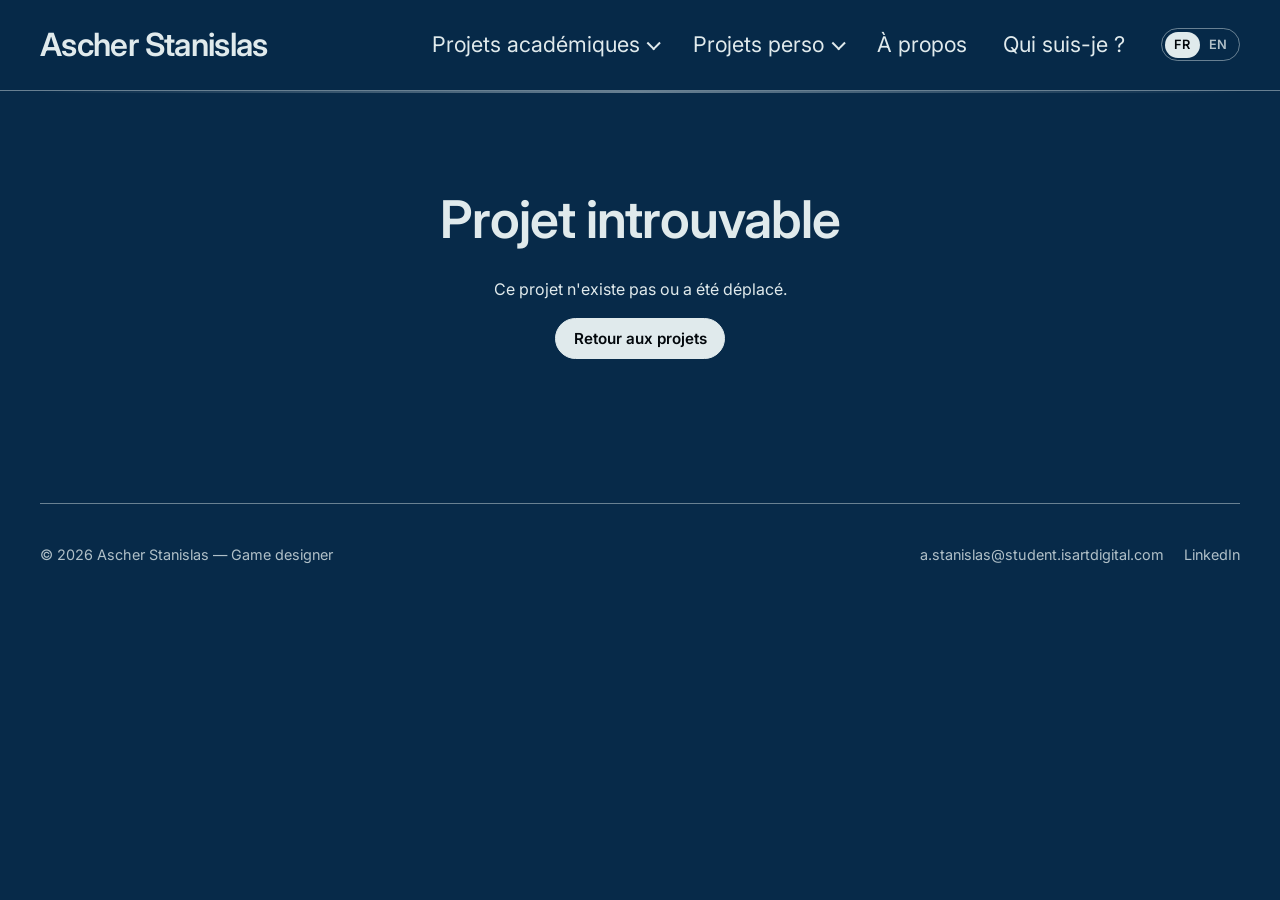
<file: project.html>
<!DOCTYPE html>
<html lang="fr">
<head>
  <meta charset="UTF-8">
  <meta name="viewport" content="width=device-width, initial-scale=1.0">
  <title>Projet — Portfolio</title>
  <link rel="preconnect" href="https://fonts.googleapis.com">
  <link rel="preconnect" href="https://fonts.gstatic.com" crossorigin>
  <link href="https://fonts.googleapis.com/css2?family=Inter:wght@400;500;600;700&display=swap" rel="stylesheet">
  <link rel="stylesheet" href="css/style.css?v=3">
</head>
<body class="theme-light project-page">
  <header class="site-header">
    <a class="brand brand-home" href="index.html">Ascher Stanislas</a>
    <nav class="nav-main" id="site-nav" aria-label="Navigation principale" data-i18n-aria="nav.main"></nav>
  </header>
  <div class="header-rule" aria-hidden="true"></div>

  <main id="project"></main>

  <footer class="site-footer container" id="footer"></footer>

  <div class="modal" id="modal" hidden>
    <div class="modal-backdrop" data-close></div>
    <div class="modal-box" role="dialog" aria-modal="true">
      <div class="modal-bar">
        <span class="modal-title" id="modal-title"></span>
        <div class="modal-actions" id="modal-actions"></div>
        <button class="icon-btn" data-close aria-label="Fermer" data-i18n-aria="modal.close">✕</button>
      </div>
      <div class="modal-content" id="modal-content"></div>
    </div>
  </div>

  <script src="js/i18n.js?v=1"></script>
  <script src="js/data.js?v=30"></script>
  <script src="js/content.js?v=20"></script>
  <script src="js/common.js?v=21"></script>
  <script src="js/project.js?v=21"></script>
</body>
</html>
</file>
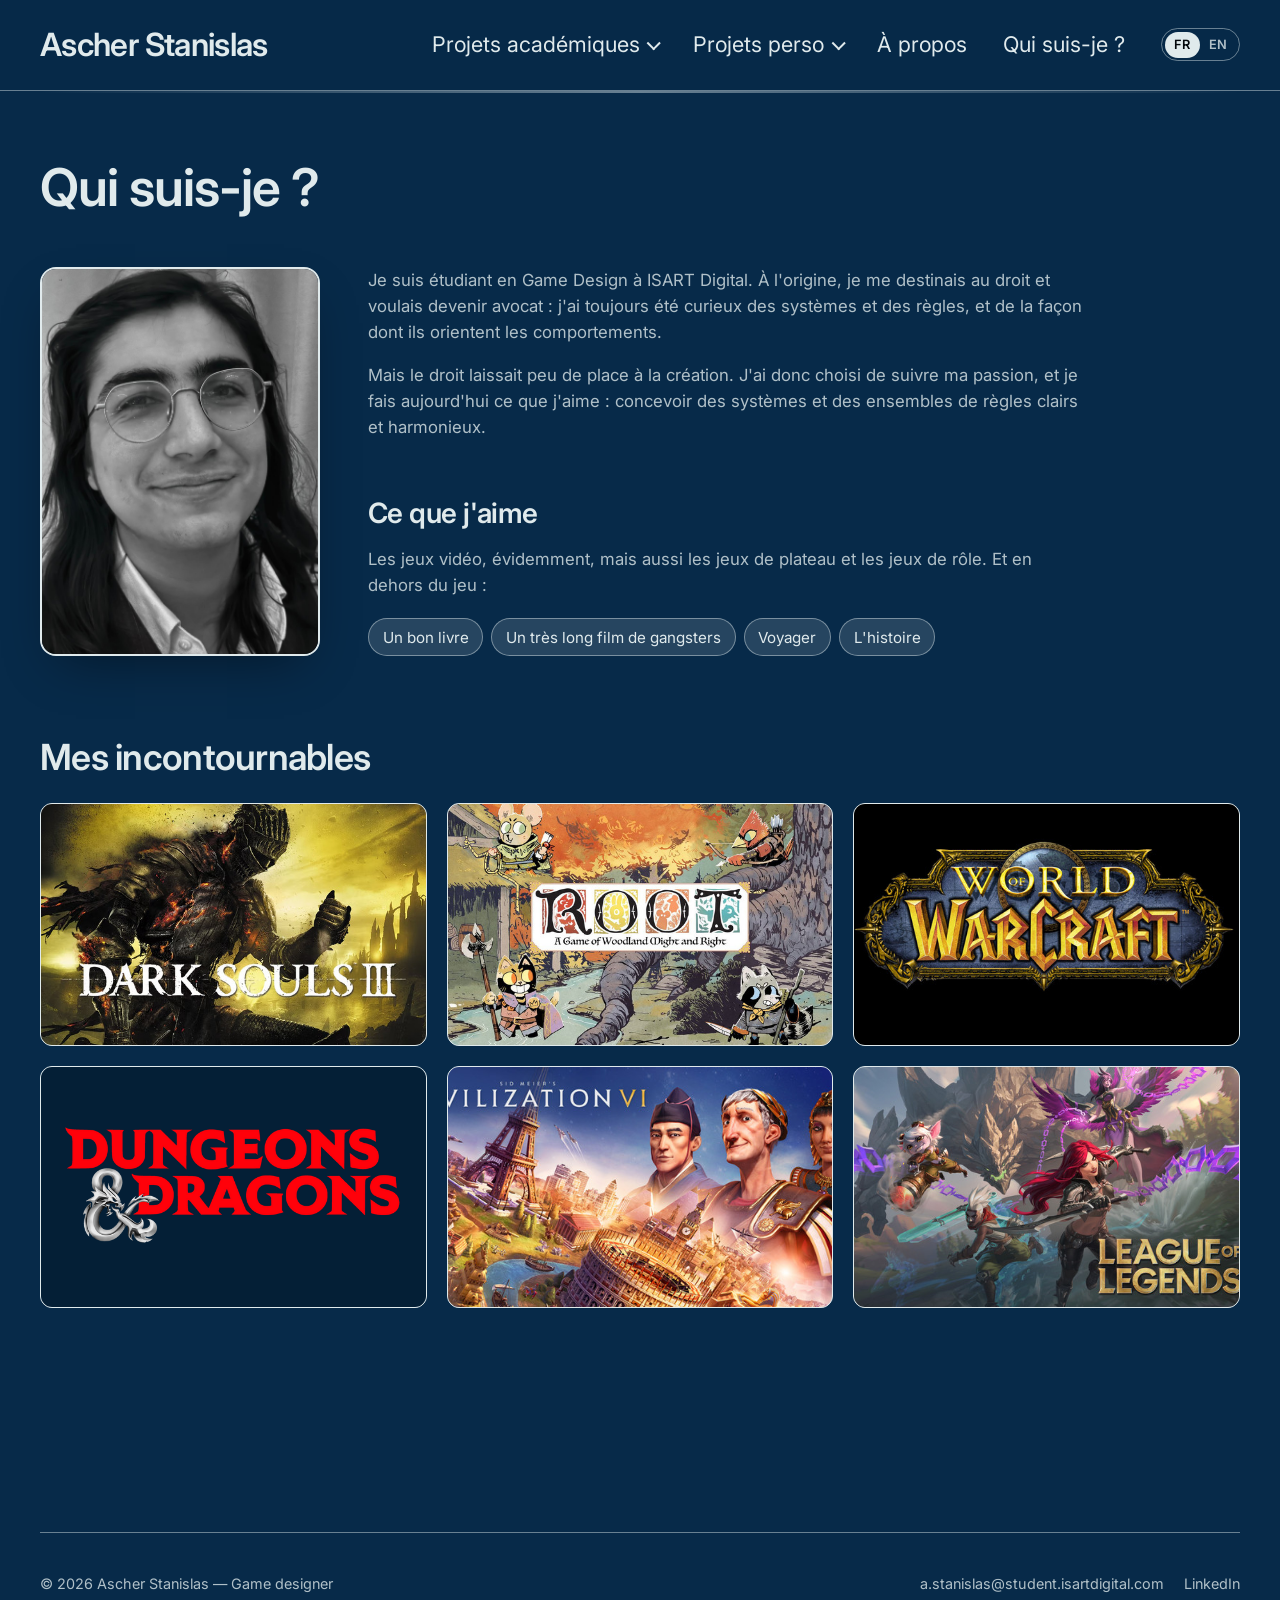
<file: qui-suis-je.html>
<!DOCTYPE html>
<html lang="fr">
<head>
  <meta charset="UTF-8">
  <meta name="viewport" content="width=device-width, initial-scale=1.0">
  <title>Qui suis-je ? — Portfolio</title>
  <meta name="description" content="Qui suis-je ? Parcours, centres d'intérêt et jeux préférés.">
  <link rel="preconnect" href="https://fonts.googleapis.com">
  <link rel="preconnect" href="https://fonts.gstatic.com" crossorigin>
  <link href="https://fonts.googleapis.com/css2?family=Inter:wght@400;500;600;700&display=swap" rel="stylesheet">
  <link rel="stylesheet" href="css/style.css?v=3">
</head>
<body class="theme-light whoami-page">
  <header class="site-header">
    <a class="brand brand-home" href="index.html">Ascher Stanislas</a>
    <nav class="nav-main" id="site-nav" aria-label="Navigation principale" data-i18n-aria="nav.main"></nav>
  </header>
  <div class="header-rule" aria-hidden="true"></div>

  <main class="container" id="whoami"></main>

  <footer class="site-footer container" id="footer"></footer>

  <script src="js/i18n.js?v=1"></script>
  <script src="js/data.js?v=30"></script>
  <script src="js/content.js?v=20"></script>
  <script src="js/common.js?v=21"></script>
  <script src="js/about.js?v=3"></script>
</body>
</html>
</file>
<file: css/style.css>
:root {
  /* Fond site = navy. Boutons / bordures = clair. Texte principal = #03080C sur surfaces claires. */
  --navy: #072A49;
  --navy-dark: #041F36;
  --light: #E0EAEC;
  --bg: #072A49;
  --surface: #E0EAEC;
  --surface-2: #cfd9de;
  --banner: #072A49;
  --border: #E0EAEC;
  --border-muted: rgba(224, 234, 236, 0.45);
  --text: #03080C;
  --text-on-dark: #E0EAEC;
  --muted: #4a5c68;
  --muted-on-dark: rgba(224, 234, 236, 0.78);
  --accent: #E0EAEC;
  --accent-soft: rgba(224, 234, 236, 0.14);
  --primary: #072A49;
  --secondary: #E0EAEC;
  --good: #6dd4a0;
  --bad: #f08080;
  --radius: 12px;
  --font-display: "Inter", system-ui, sans-serif;
  --font-body: "Inter", system-ui, sans-serif;
  --shadow: 0 20px 50px -18px rgba(0, 0, 0, 0.45);
  --section-gap: clamp(6rem, 14vw, 11rem);
}

.theme-light {
  color: var(--text-on-dark);
}

*, *::before, *::after { box-sizing: border-box; }

html { scroll-behavior: smooth; scroll-padding-top: 100px; }

body {
  margin: 0;
  background: var(--bg);
  color: var(--text-on-dark);
  font-family: var(--font-body);
  font-size: 16px;
  line-height: 1.55;
  -webkit-font-smoothing: antialiased;
}

body.no-scroll { overflow: hidden; }

img, video, iframe { display: block; max-width: 100%; }

a { color: inherit; text-decoration: none; }

h1, h2, h3, h4 { font-family: var(--font-display); line-height: 1.2; margin: 0 0 .5em; font-weight: 600; }
h1 { font-size: clamp(2rem, 5vw, 3.25rem); letter-spacing: -0.02em; }
h2, .category-title { font-size: clamp(1.75rem, 3vw, 2.25rem); letter-spacing: -0.02em; font-weight: 600; }
h3 { font-size: 1.15rem; }
h4 { font-size: .78rem; text-transform: uppercase; letter-spacing: .1em; color: var(--muted-on-dark); font-weight: 600; }

p { margin: 0 0 1em; }

.container { width: min(1200px, 100% - 3rem); margin-inline: auto; }
.section { padding: 0 0 var(--section-gap); }
.muted { color: var(--muted-on-dark); }

.panel-light {
  background: var(--surface);
  color: var(--text);
  border: 1px solid var(--border);
  border-radius: var(--radius);
}
.panel-light .muted,
.panel-light .prose { color: var(--muted); }
.panel-light h2,
.panel-light h3,
.panel-light h4 { color: var(--text); }

main > section + section { margin-top: 0; }

/* Header */

.site-header {
  position: sticky; top: 0; z-index: 50;
  display: flex; justify-content: space-between; align-items: center; flex-wrap: wrap; gap: 1rem;
  padding: 1.25rem max(1.5rem, calc((100% - 1200px) / 2));
  background: rgba(7, 42, 73, .92);
  backdrop-filter: blur(10px);
  border-bottom: 1px solid var(--border-muted);
}

.brand { font-weight: 600; font-size: clamp(1.5rem, 3vw, 2rem); color: var(--text-on-dark); }
.brand-home { letter-spacing: -0.02em; }
.brand::before { display: none; }

.nav-main {
  display: flex; flex-wrap: wrap; align-items: center;
  gap: clamp(1rem, 3vw, 2.25rem);
  font-size: clamp(.95rem, 2vw, 1.35rem); font-weight: 400;
}

.nav-link { color: var(--text-on-dark); transition: color .2s, opacity .2s; }
.nav-link:hover { color: var(--light); opacity: 1; }

.lang-switch {
  display: inline-flex;
  align-items: center;
  padding: .15rem;
  border: 1px solid var(--border-muted);
  border-radius: 999px;
  font-size: .8rem;
  font-weight: 600;
  letter-spacing: .04em;
}
.lang-option {
  padding: .25em .7em;
  border-radius: 999px;
  color: var(--muted-on-dark);
  transition: color .2s, background .2s;
}
a.lang-option:hover { color: var(--text-on-dark); background: var(--accent-soft); }
.lang-option.is-active { background: var(--light); color: var(--text); }

.nav-dropdown { position: relative; }

.nav-dropdown-trigger {
  display: inline-flex; align-items: center; gap: .35em;
  padding: 0; border: 0; background: none;
  font: inherit; color: var(--text-on-dark); cursor: pointer;
  transition: color .2s;
}
.nav-dropdown-trigger:hover,
.nav-dropdown.is-open .nav-dropdown-trigger,
.nav-dropdown:focus-within .nav-dropdown-trigger { color: var(--light); }

.nav-chevron {
  display: inline-block; width: .45em; height: .45em;
  border-right: 2px solid currentColor; border-bottom: 2px solid currentColor;
  transform: rotate(45deg) translateY(-.12em);
  transition: transform .2s;
}
.nav-dropdown.is-open .nav-chevron,
.nav-dropdown:hover .nav-chevron { transform: rotate(225deg) translateY(.08em); }

.nav-dropdown-panel::before {
  content: "";
  position: absolute; left: 0; right: 0; top: -.7rem; height: .7rem;
}

.nav-dropdown-panel {
  position: absolute; top: calc(100% + .65rem); right: 0; z-index: 60;
  min-width: 15rem; max-width: 20rem;
  padding: .5rem 0;
  border: 1px solid var(--border-muted); border-radius: var(--radius);
  background: var(--navy-dark);
  box-shadow: var(--shadow);
  opacity: 0; visibility: hidden; pointer-events: none;
  transform: translateY(-6px);
  transition: opacity .2s, transform .2s, visibility .2s;
}

.nav-dropdown:hover .nav-dropdown-panel,
.nav-dropdown.is-open .nav-dropdown-panel,
.nav-dropdown:focus-within .nav-dropdown-panel {
  opacity: 1; visibility: visible; pointer-events: auto;
  transform: translateY(0);
}

.nav-dropdown-list {
  list-style: none; margin: 0; padding: .25rem 0;
  max-height: 16rem; overflow-y: auto;
}

.nav-dropdown-list a {
  display: block; padding: .55rem 1.1rem;
  font-size: .92rem; color: var(--text-on-dark);
  transition: background .15s, color .15s;
}
.nav-dropdown-list a:hover {
  background: var(--accent-soft); color: var(--light);
}

.nav-dropdown-empty {
  padding: .55rem 1.1rem; font-size: .88rem; color: var(--muted);
}

.nav-dropdown-all {
  display: block; margin-top: .25rem; padding: .65rem 1.1rem;
  border-top: 1px solid var(--border);
  font-size: .85rem; font-weight: 600; color: var(--light);
}
.nav-dropdown-all:hover { background: var(--accent-soft); }

.header-rule {
  height: 2px;
  background: linear-gradient(90deg, transparent, var(--border-muted), transparent);
  margin: 0 max(1.5rem, calc((100% - 1200px) / 2));
}

.site-footer {
  display: flex; flex-wrap: wrap; justify-content: space-between; gap: 1rem;
  padding: 2.5rem 0; margin-top: 3rem;
  border-top: 1px solid var(--border-muted);
  color: var(--muted-on-dark); font-size: .9rem;
}
.footer-links { display: flex; gap: 1.25rem; flex-wrap: wrap; }
.footer-links a:hover { color: var(--light); }

/* Media frames (Figma blocks) */

.media-frame {
  background: var(--surface);
  border: 1px solid var(--border);
  border-radius: var(--radius);
  overflow: hidden;
  aspect-ratio: 16 / 10;
}
.media-frame iframe,
.media-frame video,
.media-frame img,
.media-frame .placeholder { width: 100%; height: 100%; border: 0; object-fit: cover; }

/* Home banner */

.home-banner {
  position: relative;
  isolation: isolate;
  min-height: clamp(22rem, 52vh, 32rem);
  margin-bottom: var(--section-gap);
  overflow: hidden;
  background: var(--banner);
}

.home-banner-bg {
  position: absolute;
  inset: 0;
  z-index: 0;
  -webkit-mask-image: linear-gradient(
    to bottom,
    rgba(0, 0, 0, 1) 0%,
    rgba(0, 0, 0, 1) 70%,
    rgba(0, 0, 0, 0.35) 92%,
    rgba(0, 0, 0, 0) 100%
  );
  mask-image: linear-gradient(
    to bottom,
    #000 0%,
    #000 70%,
    rgba(0, 0, 0, 0.35) 92%,
    transparent 100%
  );
}

.banner-bg-media {
  width: 100%;
  height: 100%;
  object-fit: cover;
  border: 0;
  pointer-events: none;
  transform: scale(1.04);
}

.banner-bg-fallback {
  width: 100%;
  height: 100%;
}

.banner-bg-fallback .placeholder span { font-size: 1rem; max-width: 20ch; }

.home-banner-scrim {
  position: absolute;
  inset: 0;
  z-index: 1;
  pointer-events: none;
  background:
    linear-gradient(to bottom, transparent 0%, transparent 62%, rgba(7, 42, 73, 0.45) 88%, var(--bg) 100%),
    linear-gradient(to right, rgba(7, 42, 73, 0.92) 0%, rgba(7, 42, 73, 0.5) 38%, transparent 72%),
    linear-gradient(to top, rgba(7, 42, 73, 0.45) 0%, transparent 28%);
}

.home-banner-scrim::after {
  content: "";
  position: absolute;
  inset: 0;
  background: linear-gradient(to right, var(--bg) 0%, transparent 12%, transparent 88%, var(--bg) 100%);
  opacity: 0.35;
}

.home-banner-inner {
  position: relative;
  z-index: 2;
  display: flex;
  align-items: center;
  min-height: clamp(22rem, 52vh, 32rem);
  padding: clamp(2rem, 5vw, 3.5rem) 0;
}

.home-banner-copy {
  max-width: min(520px, 94%);
  padding: 0;
  background: none;
  border: 0;
  box-shadow: none;
}

.home-role {
  font-size: clamp(2rem, 4.5vw, 3.25rem);
  font-weight: 700;
  margin-bottom: .75rem;
  line-height: 1.1;
  color: var(--text-on-dark);
  letter-spacing: -0.03em;
}

.home-intro {
  font-size: clamp(1rem, 1.8vw, 1.15rem);
  color: var(--muted-on-dark);
  margin: 0 0 1.5rem;
  line-height: 1.55;
  max-width: 48ch;
}

.home-availability { font-size: .9rem; color: var(--light); margin: 0 0 1rem; }

.home-banner-cta {
  display: flex;
  flex-wrap: wrap;
  gap: .65rem;
  margin-top: .25rem;
}

.btn-banner {
  background: var(--light);
  border-color: var(--light);
  color: var(--text);
}
.btn-banner:hover {
  background: #fff;
  border-color: #fff;
  color: var(--text);
}

/* Highlights (GIF / cover, pas MP4) */

.home-latest { margin-bottom: var(--section-gap); }

.home-latest-title {
  text-align: center;
  margin-bottom: clamp(2rem, 4vw, 3rem);
  color: var(--text-on-dark);
}

.home-latest-grid {
  display: grid;
  grid-template-columns: repeat(3, 1fr);
  gap: clamp(1.5rem, 3.5vw, 2.75rem);
}

.home-tease {
  display: flex;
  flex-direction: column;
  border-radius: calc(var(--radius) + 4px);
  overflow: hidden;
  background: var(--surface);
  border: 2px solid var(--border);
  box-shadow: var(--shadow);
  transition: transform .3s, border-color .3s, box-shadow .3s;
  color: var(--text);
}
.home-tease:hover {
  transform: translateY(-6px);
  border-color: #fff;
  box-shadow: 0 24px 56px -16px rgba(0, 0, 0, 0.55);
}

.home-tease-media {
  position: relative;
  aspect-ratio: 16 / 10;
  min-height: clamp(200px, 28vw, 320px);
  overflow: hidden;
  background: var(--surface);
}
.home-tease-media img,
.home-tease-media .placeholder {
  width: 100%;
  height: 100%;
  object-fit: cover;
}

.engine-badge {
  position: absolute;
  z-index: 2;
  top: .85rem;
  right: .85rem;
  display: inline-flex;
  align-items: center;
  gap: .4em;
  padding: .35em .8em .35em .6em;
  border-radius: 999px;
  background: rgba(3, 8, 12, 0.78);
  backdrop-filter: blur(6px);
  color: #fff;
  font-size: .8rem;
  font-weight: 600;
  letter-spacing: .02em;
  pointer-events: none;
}
.engine-badge svg { width: 1.1em; height: 1.1em; }

.home-tease-copy {
  padding: 1.35rem 1.4rem 1.5rem;
  background: var(--surface);
  border-top: 1px solid rgba(3, 8, 12, 0.08);
}
.home-tease-copy h3 {
  margin: 0 0 .45rem;
  font-size: clamp(1.25rem, 2vw, 1.55rem);
  color: var(--text);
}
.home-tease-copy p {
  margin: 0;
  font-size: clamp(.95rem, 1.4vw, 1.05rem);
  color: var(--muted);
  line-height: 1.45;
}

/* Category grids (Desktop 2) */

.category-section {
  padding-top: 0;
  padding-bottom: 0;
  margin-bottom: var(--section-gap);
}
.category-title { margin-bottom: 2rem; text-align: center; color: var(--text-on-dark); }

.vignette-grid {
  display: grid;
  grid-template-columns: repeat(auto-fill, minmax(240px, 1fr));
  gap: 1.5rem;
}

.vignette-card {
  display: flex;
  flex-direction: column;
  gap: .75rem;
  transition: transform .25s;
}
.vignette-card:hover { transform: translateY(-4px); }
.vignette-media { position: relative; aspect-ratio: 3 / 4; box-shadow: var(--shadow); }
.vignette-media .engine-badge { top: .6rem; right: .6rem; font-size: .72rem; }
.vignette-label { font-weight: 600; font-size: 1rem; text-align: center; color: var(--text-on-dark); }
.vignette-media { border: 1px solid var(--border-muted); }

/* Buttons & tags */

.btn {
  display: inline-flex; align-items: center; justify-content: center; gap: .5em;
  padding: .65em 1.15em;
  border: 1px solid var(--light); border-radius: 999px;
  background: var(--light); color: var(--text);
  font: 500 .95rem var(--font-body);
  cursor: pointer; transition: border-color .2s, background .2s, transform .2s, filter .2s;
}
.btn:hover { filter: brightness(1.06); transform: translateY(-1px); }
.btn-primary { background: var(--light); border-color: var(--light); color: var(--text); font-weight: 600; }
.btn-primary:hover { background: #fff; border-color: #fff; }
.btn-cta {
  background: #e85d4a;
  border-color: #e85d4a;
  color: #fff;
  font-weight: 600;
  white-space: nowrap;
}
.btn-cta:hover { background: #f06e5c; border-color: #f06e5c; filter: none; }
.btn-block { width: 100%; }

.icon-btn {
  display: grid; place-items: center; width: 2.4rem; height: 2.4rem;
  border: 1px solid var(--border); border-radius: 50%;
  background: var(--light); color: var(--text); font-size: 1.1rem; cursor: pointer;
}
.icon-btn:hover { filter: brightness(1.05); }

.tag-list { display: flex; flex-wrap: wrap; gap: .5rem; padding: 0; margin: 0; list-style: none; }
.tag-list li {
  padding: .3em .75em; border: 1px solid var(--border-muted); border-radius: 999px;
  font-size: .85rem; color: var(--text-on-dark); background: var(--accent-soft);
}
.panel-light .tag-list li {
  color: var(--text);
  background: var(--surface-2);
  border-color: rgba(3, 8, 12, 0.12);
}

.chip {
  padding: .45em 1em; border: 1px solid var(--border); border-radius: 999px;
  background: transparent; color: var(--muted); font: 500 .9rem var(--font-body); cursor: pointer;
}
.chip.is-active { background: var(--light); border-color: var(--light); color: var(--text); }

.eyebrow { color: var(--light); font-weight: 600; letter-spacing: .06em; text-transform: uppercase; font-size: .82rem; }

.placeholder {
  display: grid; place-items: center; width: 100%; height: 100%;
  background:
    radial-gradient(circle at 30% 25%, color-mix(in srgb, var(--ph) 35%, white), transparent 55%),
    linear-gradient(145deg, color-mix(in srgb, var(--ph) 35%, var(--navy-dark)), var(--navy));
  color: color-mix(in srgb, var(--ph) 55%, var(--light));
  font-weight: 600;
  text-align: center;
  padding: 1rem;
}
.placeholder span { font-size: clamp(.85rem, 2vw, 1.1rem); line-height: 1.35; max-width: 16ch; }

.hero-tagline { font-size: clamp(1.05rem, 2vw, 1.25rem); color: var(--muted); max-width: 52ch; }
.hero-actions { display: flex; flex-wrap: wrap; align-items: center; gap: .75rem; margin-top: 1.5rem; }

.about-grid { display: grid; grid-template-columns: 1.2fr 1fr; gap: 3rem; align-items: start; }
.about-panel { padding: clamp(2rem, 4vw, 3rem); }
.prose { color: var(--muted-on-dark); max-width: 65ch; }
.panel-light .prose { color: var(--muted); }
.panel-light h4 { color: var(--muted); }
.skills { min-width: 0; }

.btn-whoami { margin-top: 1.5rem; background: var(--navy); border-color: var(--navy); color: var(--text-on-dark); }

/* Page Qui suis-je ? */

.whoami-page main { padding: clamp(2.5rem, 5vw, 4rem) 0 var(--section-gap); }
.whoami-title { margin: 0 0 clamp(2rem, 4vw, 3rem); color: var(--text-on-dark); }

.whoami-grid {
  display: grid;
  grid-template-columns: clamp(200px, 24vw, 280px) minmax(0, 1fr);
  gap: clamp(2rem, 4vw, 3rem);
  align-items: stretch;
}

.whoami-photo {
  position: relative;
  min-height: 240px;
  border-radius: calc(var(--radius) + 4px);
  overflow: hidden;
  border: 2px solid var(--border);
  box-shadow: var(--shadow);
  background: var(--navy-dark);
}
.whoami-photo img {
  position: absolute;
  inset: 0;
  width: 100%;
  height: 100%;
  object-fit: cover;
}
.whoami-photo-placeholder {
  display: grid;
  place-content: center;
  gap: .4rem;
  height: 100%;
  padding: 1rem;
  text-align: center;
  color: var(--muted-on-dark);
  background: repeating-linear-gradient(135deg, transparent 0 14px, rgba(224, 234, 236, 0.04) 14px 28px);
}
.whoami-photo-placeholder span { font-size: 1.25rem; font-weight: 600; color: var(--text-on-dark); }
.whoami-photo-placeholder small { font-size: .8rem; }

.whoami-text { display: grid; gap: 2.5rem; }
.whoami-text .prose { font-size: 1.05rem; }
.whoami-text h2 { margin: 0 0 1rem; font-size: clamp(1.35rem, 2.5vw, 1.75rem); color: var(--text-on-dark); }
.whoami-text .prose + .tag-list { margin-top: 1.25rem; }
.interest-list li { font-size: .95rem; padding: .4em .9em; }

.whoami-favorites { margin-top: clamp(3rem, 7vw, 5rem); }
.whoami-favorites h2 { margin: 0 0 1.5rem; color: var(--text-on-dark); }

.favorite-grid {
  display: grid;
  grid-template-columns: repeat(3, minmax(0, 1fr));
  gap: 1.25rem;
}
.favorite-card {
  margin: 0;
  border-radius: var(--radius);
  overflow: hidden;
  background: var(--surface);
  border: 1px solid var(--border);
  transition: transform .25s, box-shadow .25s;
}
.favorite-card:hover { transform: translateY(-4px); box-shadow: var(--shadow); }
.favorite-media { aspect-ratio: 16 / 10; overflow: hidden; background: var(--navy-dark); }
.favorite-media img { width: 100%; height: 100%; object-fit: cover; }
.favorite-media.is-contain { padding: .9rem; }
.favorite-media.is-contain img { object-fit: contain; }

.panel-light .skills-stack {
  max-width: none;
  margin-top: 0;
}

.panel-light .skills-stack .workflow-step {
  border-bottom-color: rgba(3, 8, 12, 0.12);
}

.panel-light .skills-stack .workflow-step:first-child {
  border-top-color: rgba(3, 8, 12, 0.12);
}

.panel-light .skills-stack .workflow-step-title {
  color: var(--navy);
}

.panel-light .skills-stack .workflow-list li {
  color: var(--muted);
}

.panel-light .skills-stack .workflow-list li::before {
  color: var(--navy);
  opacity: .4;
}

.contact-card {
  padding: clamp(2rem, 5vw, 3rem);
  border: 1px solid var(--border); border-radius: calc(var(--radius) * 1.2);
  background: var(--surface);
  box-shadow: var(--shadow);
  color: var(--text);
}
.contact-card h2 { color: var(--text); }
.contact-card p { color: var(--muted); }

/* Project page */

.project-page .p-hero { padding: 2.5rem 0 1.5rem; }
.project-page .p-hero h1 { color: var(--text-on-dark); }
.project-page .hero-tagline { color: var(--muted-on-dark); }
.project-page .tag-list li {
  color: var(--text-on-dark);
  background: var(--accent-soft);
  border-color: var(--border-muted);
}

.trailer {
  aspect-ratio: 16 / 9;
  box-shadow: var(--shadow);
  margin-bottom: .5rem;
}

.project-page .p-hero h1.p-logo { margin: .25rem 0 .75rem; }
.p-logo img {
  width: min(100%, 640px);
  height: auto;
  filter: drop-shadow(0 10px 24px rgba(0, 0, 0, 0.35));
}

.carousel {
  position: relative;
  width: 100%;
  height: 100%;
  background: var(--navy-dark);
}
.media-frame .carousel-slide {
  position: absolute;
  inset: 0;
  object-fit: contain;
  opacity: 0;
  transition: opacity .8s ease;
  cursor: zoom-in;
}
.media-frame .carousel-slide.is-active { opacity: 1; z-index: 1; }

.carousel-prev,
.carousel-next {
  position: absolute;
  top: 50%;
  z-index: 2;
  transform: translateY(-50%);
  opacity: .85;
}
.carousel-prev { left: 1rem; }
.carousel-next { right: 1rem; }
.carousel-prev:hover,
.carousel-next:hover { opacity: 1; }

.carousel-dots {
  position: absolute;
  left: 50%;
  bottom: 1rem;
  z-index: 2;
  display: flex;
  gap: .5rem;
  transform: translateX(-50%);
}
.carousel-dot {
  width: .6rem;
  height: .6rem;
  padding: 0;
  border: 0;
  border-radius: 50%;
  background: rgba(224, 234, 236, 0.45);
  cursor: pointer;
  transition: background .2s, transform .2s;
}
.carousel-dot.is-active { background: var(--light); transform: scale(1.25); }

.p-tabs {
  position: sticky; top: 72px; z-index: 40;
  display: flex; gap: .35rem; overflow-x: auto;
  margin: 2rem 0 0; padding: .5rem 0;
  background: var(--bg); border-bottom: 1px solid var(--border-muted);
}
.p-tabs a { padding: .45em 1em; border-radius: 999px; color: var(--muted-on-dark); font-size: .9rem; white-space: nowrap; }
.p-tabs a:hover { color: var(--text-on-dark); background: var(--accent-soft); }

.p-layout { display: grid; grid-template-columns: minmax(0, 1fr) 280px; gap: 2.5rem; align-items: start; }
.p-section { padding-top: 2.5rem; }
.p-main .p-section + .p-section,
.p-main .p-section + .pr-section {
  padding-top: 1.5rem;
}
.p-main .pr-section { margin-top: 0; }
.sub { margin-top: 1.75rem; }

.check-list { list-style: none; padding: 0; margin: 0; display: grid; gap: .55rem; }
.check-list li { position: relative; padding-left: 1.5rem; color: var(--muted); }
.check-list li { color: var(--muted-on-dark); }
.check-list li::before { content: "•"; position: absolute; left: 0; color: var(--light); font-weight: 700; }
.panel-light .check-list li { color: var(--muted); }
.panel-light .check-list li::before { color: var(--navy); }

.fact-sheet {
  position: sticky; top: 120px; margin-top: 2.5rem;
  padding: 1.35rem; border: 1px solid var(--border); border-radius: var(--radius);
  background: var(--surface);
  color: var(--text);
}
.fact-sheet dl { margin: 0; display: grid; gap: .75rem; }
.fact-sheet dt { font-size: .78rem; color: var(--muted); }
.fact-sheet dd { margin: 0; font-weight: 600; font-size: .95rem; color: var(--text); }
.fact-links { display: grid; gap: .5rem; margin-top: 1.25rem; }

/* Problématique & résolution (page projet) */

.pr-section {
  margin-top: 2.5rem;
  padding: clamp(2rem, 5vw, 3rem);
  border: 1px solid var(--border-muted);
  border-radius: calc(var(--radius) + 6px);
  background: linear-gradient(165deg, var(--accent-soft) 0%, var(--surface) 42%, var(--surface) 100%);
}

.pr-section-head {
  max-width: 42rem;
  margin-bottom: clamp(2rem, 4vw, 3rem);
}

.pr-section-head h2 {
  color: var(--text);
  font-size: clamp(1.75rem, 3.5vw, 2.35rem);
  margin-bottom: .65rem;
}

.pr-section-intro {
  margin: 0;
  font-size: 1.05rem;
  line-height: 1.55;
  color: var(--muted);
}

.pr-cases { display: grid; gap: clamp(2rem, 4vw, 3rem); }

.pr-case {
  padding: clamp(1.5rem, 3vw, 2.25rem);
  border: 1px solid var(--border);
  border-radius: calc(var(--radius) + 4px);
  background: var(--surface);
  box-shadow: var(--shadow);
}

.pr-case-inner {
  display: grid;
  grid-template-columns: minmax(0, 1.05fr) minmax(260px, 0.95fr);
  gap: clamp(1.5rem, 3.5vw, 2.75rem);
  align-items: center;
}

.pr-case.is-reverse .pr-case-inner { direction: rtl; }
.pr-case.is-reverse .pr-case-body,
.pr-case.is-reverse .pr-case-figure { direction: ltr; }

.pr-case-index {
  display: block;
  font-weight: 700;
  font-size: clamp(2rem, 4vw, 2.75rem);
  line-height: 1;
  color: var(--navy);
  opacity: .35;
  margin-bottom: .35rem;
}

.pr-case-title {
  font-size: clamp(1.35rem, 2.5vw, 1.75rem);
  color: var(--text);
  margin-bottom: 1.25rem;
}

.pr-case-block + .pr-case-block { margin-top: 1.35rem; }

.pr-case-block h4 {
  margin: 0 0 .5rem;
  font-size: .72rem;
  font-weight: 700;
  letter-spacing: .12em;
  text-transform: uppercase;
  color: var(--navy);
}

.pr-case-block--problem h4 { color: #8b3a3a; }
.pr-case-block--resolution h4 { color: var(--good); }

.pr-case-prose p {
  font-size: clamp(.98rem, 1.6vw, 1.08rem);
  line-height: 1.65;
  color: var(--muted);
}

.pr-case-figure { margin: 0; }

.pr-case-media {
  aspect-ratio: 16 / 10;
  box-shadow: var(--shadow);
}

.pr-case-media img {
  width: 100%;
  height: 100%;
  object-fit: cover;
}

.pr-case-figure figcaption {
  margin-top: .65rem;
  font-size: .88rem;
  color: var(--muted);
  text-align: center;
}

.p-main-continued { padding-top: 0; }

/* Workflow (page projet — liste verticale) */

.wf-intro {
  margin: .75rem 0 0;
  max-width: 40rem;
  font-size: 1.02rem;
  line-height: 1.55;
  color: var(--muted-on-dark);
}

.workflow-stack {
  max-width: 40rem;
  margin-top: 1.5rem;
}

.workflow-step {
  padding: 1.35rem 0;
  border-bottom: 1px solid var(--border-muted);
}

.workflow-step:first-child {
  border-top: 1px solid var(--border-muted);
}

.workflow-step-title {
  margin: 0 0 .65rem;
  font-size: .92rem;
  font-weight: 600;
  letter-spacing: .06em;
  text-transform: uppercase;
  color: var(--text-on-dark);
}

.workflow-list {
  margin: 0;
  padding: 0;
  list-style: none;
  display: grid;
  gap: .45rem;
}

.workflow-list li {
  position: relative;
  padding-left: 1rem;
  font-size: .98rem;
  line-height: 1.6;
  color: var(--muted-on-dark);
}

.workflow-list li::before {
  content: "–";
  position: absolute;
  left: 0;
  color: var(--light);
  opacity: .65;
}

@media (max-width: 900px) {
  .pr-case-inner { grid-template-columns: 1fr; }
  .pr-case.is-reverse .pr-case-inner { direction: ltr; }
  .pr-case-media { min-height: 220px; }
}

.doc-grid { display: grid; grid-template-columns: repeat(auto-fill, minmax(260px, 1fr)); gap: 1rem; }
.doc-card {
  display: flex; gap: 1rem; align-items: flex-start; text-align: left;
  padding: 1.1rem; border: 1px solid var(--border); border-radius: var(--radius);
  background: var(--surface); color: var(--text); font: inherit; cursor: pointer;
  transition: border-color .2s, box-shadow .2s;
}
.doc-card:not(:disabled):hover { border-color: var(--navy); box-shadow: var(--shadow); }
.doc-card:disabled { cursor: default; opacity: .65; }
.doc-icon {
  flex: none; display: grid; place-items: center; width: 3rem; height: 3.4rem;
  border-radius: 8px; background: rgba(7, 42, 73, 0.12); color: var(--navy);
  font: 700 .75rem var(--font-body);
}
.doc-kind { font-size: .72rem; text-transform: uppercase; letter-spacing: .08em; color: var(--navy); }
.doc-desc { font-size: .88rem; color: var(--muted); }

.gallery { display: grid; grid-template-columns: repeat(auto-fill, minmax(220px, 1fr)); gap: 1rem; }
.gallery figure { margin: 0; }
.gallery-item {
  display: block; width: 100%; aspect-ratio: 16 / 10; padding: 0; overflow: hidden;
  border: 1px solid var(--border); border-radius: var(--radius); background: var(--surface); cursor: zoom-in;
}
.gallery-item img { width: 100%; height: 100%; object-fit: cover; transition: transform .35s; }
.gallery-item:hover img { transform: scale(1.04); }
.gallery figcaption { margin-top: .45rem; font-size: .88rem; color: var(--muted); }

.comment {
  margin: 0 0 1.25rem; padding: 1.15rem 1.35rem;
  border-left: 3px solid var(--navy); border-radius: 0 var(--radius) var(--radius) 0;
  background: var(--surface); color: var(--muted); font-style: italic;
}
.p-section h2,
.p-section h3.sub { color: var(--text-on-dark); }
.p-section .prose { color: var(--muted-on-dark); }
.retro-grid { display: grid; grid-template-columns: repeat(auto-fit, minmax(240px, 1fr)); gap: 1rem; }
.retro-col {
  padding: 1.25rem; border: 1px solid var(--border); border-radius: var(--radius);
  background: var(--surface); color: var(--text);
}
.retro-col ul { margin: 0; padding-left: 1.15rem; color: var(--muted); }
.retro-col.is-good h4 { color: var(--good); }
.retro-col.is-bad h4 { color: var(--bad); }

.p-nav {
  display: flex;
  flex-wrap: wrap;
  justify-content: center;
  gap: 1rem;
  margin: 4rem auto 2rem;
  max-width: 44rem;
}
.p-nav a {
  flex: 1 1 min(100%, 20rem);
  display: grid;
  gap: .15rem;
  padding: 1.25rem 1.5rem;
  border: 1px solid var(--border);
  border-radius: var(--radius);
  background: var(--surface);
  color: var(--text);
  text-align: center;
  justify-items: center;
}
.p-nav a:hover { border-color: var(--light); }
.p-nav a.right { text-align: center; }
.p-nav span { font-size: .85rem; color: var(--muted); }

.empty { text-align: center; padding: 6rem 0; }

/* Modal */

.modal { position: fixed; inset: 0; z-index: 100; display: grid; place-items: center; padding: 2rem; }
.modal[hidden] { display: none; }
.modal-backdrop { position: absolute; inset: 0; background: rgba(26, 43, 66, .55); backdrop-filter: blur(4px); }
.modal-box {
  position: relative; display: flex; flex-direction: column;
  width: min(1100px, 100%); height: min(90vh, 100%);
  border: 1px solid var(--border); border-radius: var(--radius); background: var(--surface); overflow: hidden;
  box-shadow: var(--shadow);
  color: var(--text);
}
.modal-bar { display: flex; align-items: center; gap: 1rem; padding: .75rem 1rem; border-bottom: 1px solid rgba(3, 8, 12, 0.1); background: var(--surface); }
.modal-title { flex: 1; font-weight: 600; overflow: hidden; text-overflow: ellipsis; white-space: nowrap; color: var(--text); }
.modal-content { flex: 1; min-height: 0; display: grid; place-items: center; background: var(--surface-2); }
.pdf-frame { width: 100%; height: 100%; border: 0; background: #fff; }
.modal-img { max-width: 100%; max-height: 100%; object-fit: contain; }
.doc-offline { display: grid; justify-items: center; gap: 1.25rem; padding: 2rem; text-align: center; color: var(--muted); }
.lightbox { position: relative; display: grid; place-items: center; width: 100%; height: 100%; padding: 1rem 4rem; }
.lb-prev, .lb-next { position: absolute; top: 50%; transform: translateY(-50%); font-size: 1.6rem; }
.lb-prev { left: 1rem; }
.lb-next { right: 1rem; }

/* Responsive */

@media (max-width: 900px) {
  .home-latest-grid { grid-template-columns: 1fr; max-width: 36rem; margin-inline: auto; }
  .about-grid, .whoami-grid, .p-layout { grid-template-columns: 1fr; }
  .whoami-photo { width: min(100%, 280px); aspect-ratio: 4 / 5; }
  .fact-sheet { position: static; margin-top: 1.5rem; order: -1; }
}

@media (max-width: 600px) {
  .container { width: calc(100% - 2rem); }
  .nav-main { gap: .75rem 1.25rem; font-size: .95rem; }
  .p-nav { max-width: 22rem; }
  .favorite-grid { grid-template-columns: repeat(2, minmax(0, 1fr)); }
}
</file>
